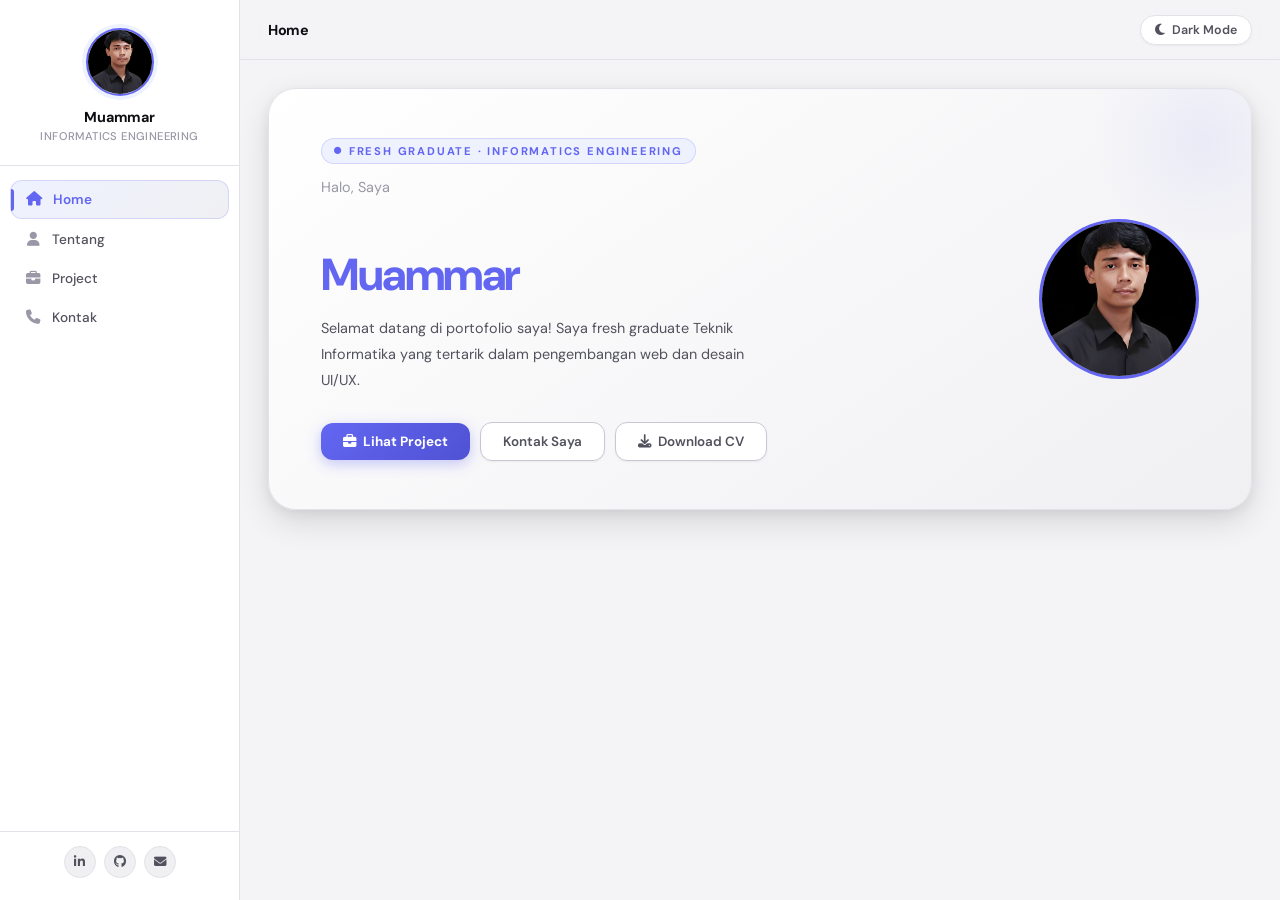
<file: index.html>
<!DOCTYPE html>
<html lang="id">
<head>
    <meta charset="UTF-8">
    <meta name="viewport" content="width=device-width, initial-scale=1.0, maximum-scale=5.0, viewport-fit=cover">
    <title>MUAMMAR - Home</title>
    <link rel="stylesheet" href="style.css">
    <link rel="stylesheet" href="https://cdnjs.cloudflare.com/ajax/libs/font-awesome/6.4.0/css/all.min.css">
    <link rel="preconnect" href="https://fonts.googleapis.com">
    <link rel="preconnect" href="https://fonts.gstatic.com" crossorigin>
    <link href="https://fonts.googleapis.com/css2?family=DM+Sans:ital,opsz,wght@0,9..40,300;0,9..40,400;0,9..40,500;0,9..40,600;0,9..40,700;1,9..40,400&family=DM+Mono:wght@400;500&display=swap" rel="stylesheet">
    <link rel="icon" href="data:image/svg+xml,<svg xmlns=%22http://www.w3.org/2000/svg%22 viewBox=%220 0 100 100%22><text y=%22.9em%22 font-size=%2290%22>👨‍💻</text></svg>">
</head>
<body>

    <!-- SIDEBAR -->
    <aside class="sidebar" id="sidebar">
        <div class="sidebar-profile">
            <div class="sidebar-avatar">
                <img src="foto/foto1.jpeg" alt="Muammar">
            </div>
            <div class="sidebar-name">Muammar</div>
            <div class="sidebar-role">Informatics Engineering</div>
        </div>

        <nav class="sidebar-nav">
            <a href="index.html" class="nav-item active">
                <i class="fas fa-house"></i>
                <span>Home</span>
            </a>
            <a href="about.html" class="nav-item">
                <i class="fas fa-user"></i>
                <span>Tentang</span>
            </a>
            <a href="project.html" class="nav-item">
                <i class="fas fa-briefcase"></i>
                <span>Project</span>
            </a>
            <a href="contact.html" class="nav-item">
                <i class="fas fa-phone"></i>
                <span>Kontak</span>
            </a>
        </nav>

        <div class="sidebar-footer">
            <div class="sidebar-social">
                <a href="https://www.linkedin.com/in/muammar473/" target="_blank" aria-label="LinkedIn"><i class="fab fa-linkedin-in"></i></a>
                <a href="https://github.com/Ammar40404" target="_blank" aria-label="GitHub"><i class="fab fa-github"></i></a>
                <a href="mailto:muamar.idm008@gmail.com" aria-label="Email"><i class="fas fa-envelope"></i></a>
            </div>
        </div>
    </aside>

    <!-- MAIN WRAPPER -->
    <div class="main-wrapper">

        <!-- TOPBAR -->
        <header class="topbar">
            <div class="topbar-left">
                <span class="topbar-page">Home</span>
            </div>
            <div class="topbar-right">
                <button id="theme-toggle" class="theme-btn" aria-label="Toggle theme">
                    <i class="fas fa-moon" id="theme-icon"></i>
                    <span id="theme-label">Dark Mode</span>
                </button>
            </div>
        </header>

        <!-- PAGE CONTENT -->
        <main class="page-content">

            <!-- Hero Card -->
            <section class="hero-section">
                <div class="hero-card">
                    <div class="hero-card-body">
                        <div class="hero-text-block">
                            <p class="hero-eyebrow">
                                <i class="fas fa-circle" style="font-size:0.45rem;color:var(--highlight);"></i>
                                Fresh Graduate · Informatics Engineering
                            </p>
                            <h1 class="hero-name">
                                <span class="hero-hi">Halo, Saya</span><br>
                                <span class="hero-highlight" id="typed-name">Muammar</span>
                            </h1>
                            <p class="hero-desc">
                                Selamat datang di portofolio saya! Saya fresh graduate Teknik Informatika
                                yang tertarik dalam pengembangan web dan desain UI/UX.
                            </p>
                            <div class="hero-actions">
                                <a href="project.html" class="btn-primary">
                                    <i class="fas fa-briefcase"></i> Lihat Project
                                </a>
                                <a href="contact.html" class="btn-outline">Kontak Saya</a>
                                <a href="assets/MUAMMAR_CV.pdf" class="btn-outline" target="_blank" download>
                                    <i class="fas fa-download"></i> Download CV
                                </a>
                            </div>
                        </div>
                        <div class="hero-image-block">
                            <div class="hero-avatar-ring breathing-glow">
                                <img src="foto/foto1.jpeg" alt="Muammar" class="hero-avatar">
                            </div>
                        </div>
                    </div>
                </div>
            </section>

        </main>
    </div>

    <!-- MOBILE BOTTOM NAV -->
    <nav class="bottom-nav">
        <a href="index.html" class="bnav-item active">
            <i class="fas fa-house"></i>
            <span>Home</span>
        </a>
        <a href="about.html" class="bnav-item">
            <i class="fas fa-user"></i>
            <span>Tentang</span>
        </a>
        <a href="project.html" class="bnav-item">
            <i class="fas fa-briefcase"></i>
            <span>Project</span>
        </a>
        <a href="contact.html" class="bnav-item">
            <i class="fas fa-phone"></i>
            <span>Kontak</span>
        </a>
    </nav>

    <script src="script.js"></script>
</body>
</html>
</file>
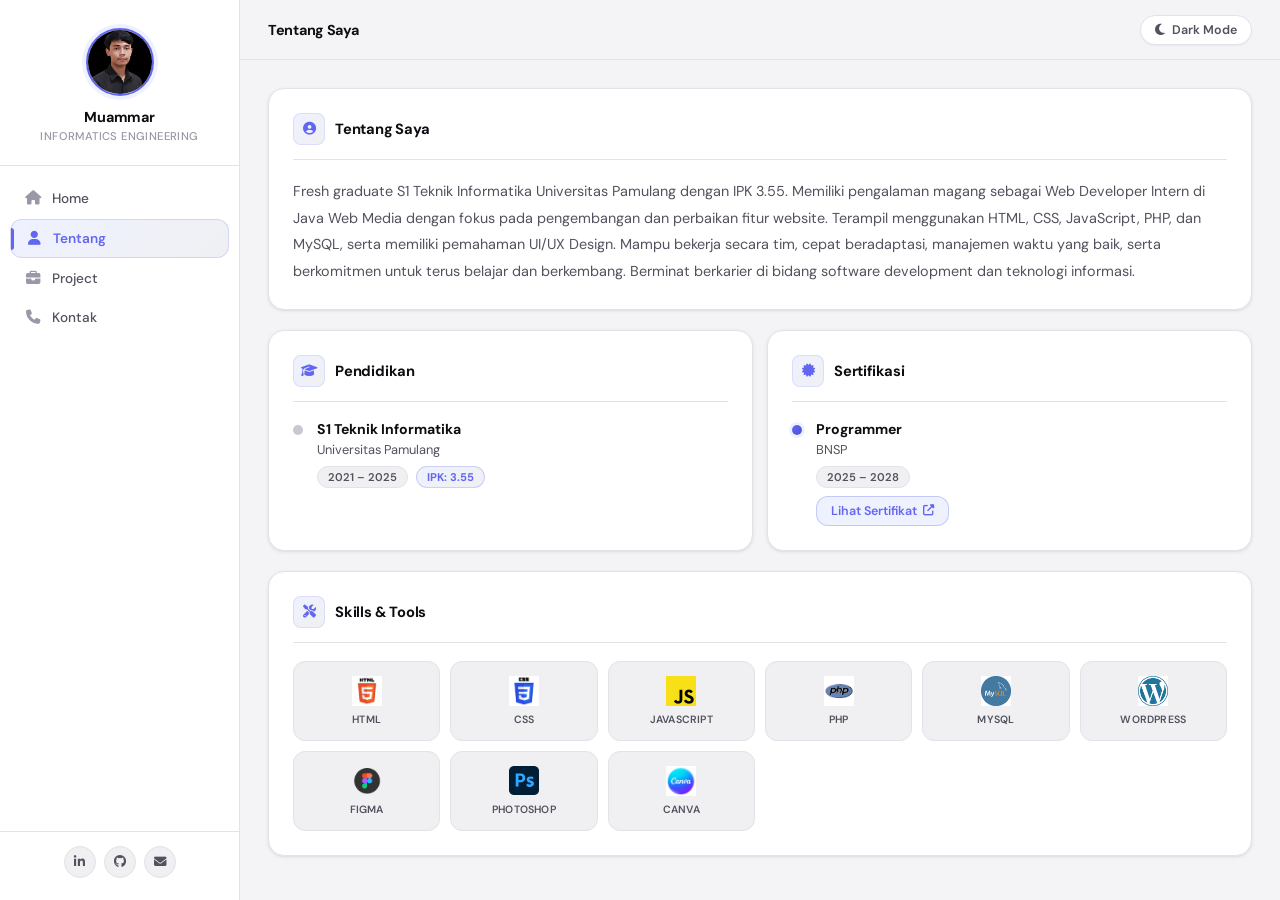
<file: about.html>
<!DOCTYPE html>
<html lang="id">
<head>
    <meta charset="UTF-8">
    <meta name="viewport" content="width=device-width, initial-scale=1.0, maximum-scale=5.0, viewport-fit=cover">
    <title>MUAMMAR - Tentang</title>
    <link rel="stylesheet" href="style.css">
    <link rel="stylesheet" href="https://cdnjs.cloudflare.com/ajax/libs/font-awesome/6.4.0/css/all.min.css">
    <link rel="preconnect" href="https://fonts.googleapis.com">
    <link rel="preconnect" href="https://fonts.gstatic.com" crossorigin>
    <link href="https://fonts.googleapis.com/css2?family=DM+Sans:ital,opsz,wght@0,9..40,300;0,9..40,400;0,9..40,500;0,9..40,600;0,9..40,700;1,9..40,400&family=DM+Mono:wght@400;500&display=swap" rel="stylesheet">
    <link rel="icon" href="data:image/svg+xml,<svg xmlns=%22http://www.w3.org/2000/svg%22 viewBox=%220 0 100 100%22><text y=%22.9em%22 font-size=%2290%22>👨‍💻</text></svg>">
</head>
<body>

    <!-- SIDEBAR -->
    <aside class="sidebar" id="sidebar">
        <div class="sidebar-profile">
            <div class="sidebar-avatar">
                <img src="foto/foto1.jpeg" alt="Muammar">
            </div>
            <div class="sidebar-name">Muammar</div>
            <div class="sidebar-role">Informatics Engineering</div>
        </div>

        <nav class="sidebar-nav">
            <a href="index.html" class="nav-item">
                <i class="fas fa-house"></i>
                <span>Home</span>
            </a>
            <a href="about.html" class="nav-item active">
                <i class="fas fa-user"></i>
                <span>Tentang</span>
            </a>
            <a href="project.html" class="nav-item">
                <i class="fas fa-briefcase"></i>
                <span>Project</span>
            </a>
            <a href="contact.html" class="nav-item">
                <i class="fas fa-phone"></i>
                <span>Kontak</span>
            </a>
        </nav>

        <div class="sidebar-footer">
            <div class="sidebar-social">
                <a href="https://www.linkedin.com/in/muammar473/" target="_blank" aria-label="LinkedIn"><i class="fab fa-linkedin-in"></i></a>
                <a href="https://github.com/Ammar40404" target="_blank" aria-label="GitHub"><i class="fab fa-github"></i></a>
                <a href="mailto:muamar.idm008@gmail.com" aria-label="Email"><i class="fas fa-envelope"></i></a>
            </div>
        </div>
    </aside>

    <!-- MAIN WRAPPER -->
    <div class="main-wrapper">

        <!-- TOPBAR -->
        <header class="topbar">
            <div class="topbar-left">
                <span class="topbar-page">Tentang Saya</span>
            </div>
            <div class="topbar-right">
                <button id="theme-toggle" class="theme-btn" aria-label="Toggle theme">
                    <i class="fas fa-moon" id="theme-icon"></i>
                    <span id="theme-label">Dark Mode</span>
                </button>
            </div>
        </header>

        <!-- PAGE CONTENT -->
        <main class="page-content">

            <!-- About Description -->
            <section class="about-section">
                <div class="section-card">
                    <div class="section-card-header">
                        <i class="fas fa-user-circle"></i>
                        <h2>Tentang Saya</h2>
                    </div>
                    <p class="about-desc">
                        Fresh graduate S1 Teknik Informatika Universitas Pamulang dengan IPK 3.55. Memiliki pengalaman magang sebagai Web Developer Intern di Java Web Media dengan fokus pada pengembangan dan perbaikan fitur website. Terampil menggunakan HTML, CSS, JavaScript, PHP, dan MySQL, serta memiliki pemahaman UI/UX Design. Mampu bekerja secara tim, cepat beradaptasi, manajemen waktu yang baik, serta berkomitmen untuk terus belajar dan berkembang. Berminat berkarier di bidang software development dan teknologi informasi.
                    </p>
                </div>
            </section>

            <!-- Edu + Cert Row -->
            <section class="two-col-row">
                <!-- Pendidikan -->
                <div class="section-card">
                    <div class="section-card-header">
                        <i class="fas fa-graduation-cap"></i>
                        <h2>Pendidikan</h2>
                    </div>
                    <div class="timeline-item">
                        <div class="timeline-dot"></div>
                        <div class="timeline-body">
                            <div class="timeline-title">S1 Teknik Informatika</div>
                            <div class="timeline-sub">Universitas Pamulang</div>
                            <div class="timeline-meta">
                                <span class="badge-date">2021 – 2025</span>
                                <span class="badge-info">IPK: 3.55</span>
                            </div>
                        </div>
                    </div>
                </div>

                <!-- Sertifikasi -->
                <div class="section-card">
                    <div class="section-card-header">
                        <i class="fas fa-certificate"></i>
                        <h2>Sertifikasi</h2>
                    </div>
                    <div class="timeline-item">
                        <div class="timeline-dot accent"></div>
                        <div class="timeline-body">
                            <div class="timeline-title">Programmer</div>
                            <div class="timeline-sub">BNSP</div>
                            <div class="timeline-meta">
                                <span class="badge-date">2025 – 2028</span>
                            </div>
                            <a href="assets/SertifikasiBnsp_Muammar.pdf" class="cert-link" target="_blank">
                                Lihat Sertifikat <i class="fas fa-external-link-alt"></i>
                            </a>
                        </div>
                    </div>
                </div>
            </section>

            <!-- Skills Section -->
            <section class="about-section">
                <div class="section-card">
                    <div class="section-card-header">
                        <i class="fas fa-tools"></i>
                        <h2>Skills &amp; Tools</h2>
                    </div>
                    <div class="skills-grid-about">
                        <div class="skill-about-item">
                            <img src="foto/foto4.png" alt="HTML5" loading="lazy">
                            <span>HTML</span>
                        </div>
                        <div class="skill-about-item">
                            <img src="foto/foto5.png" alt="CSS3" loading="lazy">
                            <span>CSS</span>
                        </div>
                        <div class="skill-about-item">
                            <img src="foto/foto3.png" alt="JavaScript" loading="lazy">
                            <span>JavaScript</span>
                        </div>
                        <div class="skill-about-item">
                            <img src="foto/foto2.png" alt="PHP" loading="lazy">
                            <span>PHP</span>
                        </div>
                        <div class="skill-about-item">
                            <img src="foto/foto9.png" alt="MySQL" loading="lazy">
                            <span>MySQL</span>
                        </div>
                        <div class="skill-about-item">
                            <img src="foto/foto10.png" alt="WordPress" loading="lazy">
                            <span>WordPress</span>
                        </div>
                        <div class="skill-about-item">
                            <img src="foto/foto7.png" alt="Figma" loading="lazy">
                            <span>Figma</span>
                        </div>
                        <div class="skill-about-item">
                            <img src="foto/foto6.png" alt="Photoshop" loading="lazy">
                            <span>Photoshop</span>
                        </div>
                        <div class="skill-about-item">
                            <img src="foto/foto8.png" alt="Canva" loading="lazy">
                            <span>Canva</span>
                        </div>
                    </div>
                </div>
            </section>

        </main>
    </div>

    <!-- MOBILE BOTTOM NAV -->
    <nav class="bottom-nav">
        <a href="index.html" class="bnav-item">
            <i class="fas fa-house"></i>
            <span>Home</span>
        </a>
        <a href="about.html" class="bnav-item active">
            <i class="fas fa-user"></i>
            <span>Tentang</span>
        </a>
        <a href="project.html" class="bnav-item">
            <i class="fas fa-briefcase"></i>
            <span>Project</span>
        </a>
        <a href="contact.html" class="bnav-item">
            <i class="fas fa-phone"></i>
            <span>Kontak</span>
        </a>
    </nav>

    <script src="script.js"></script>
</body>
</html>
</file>
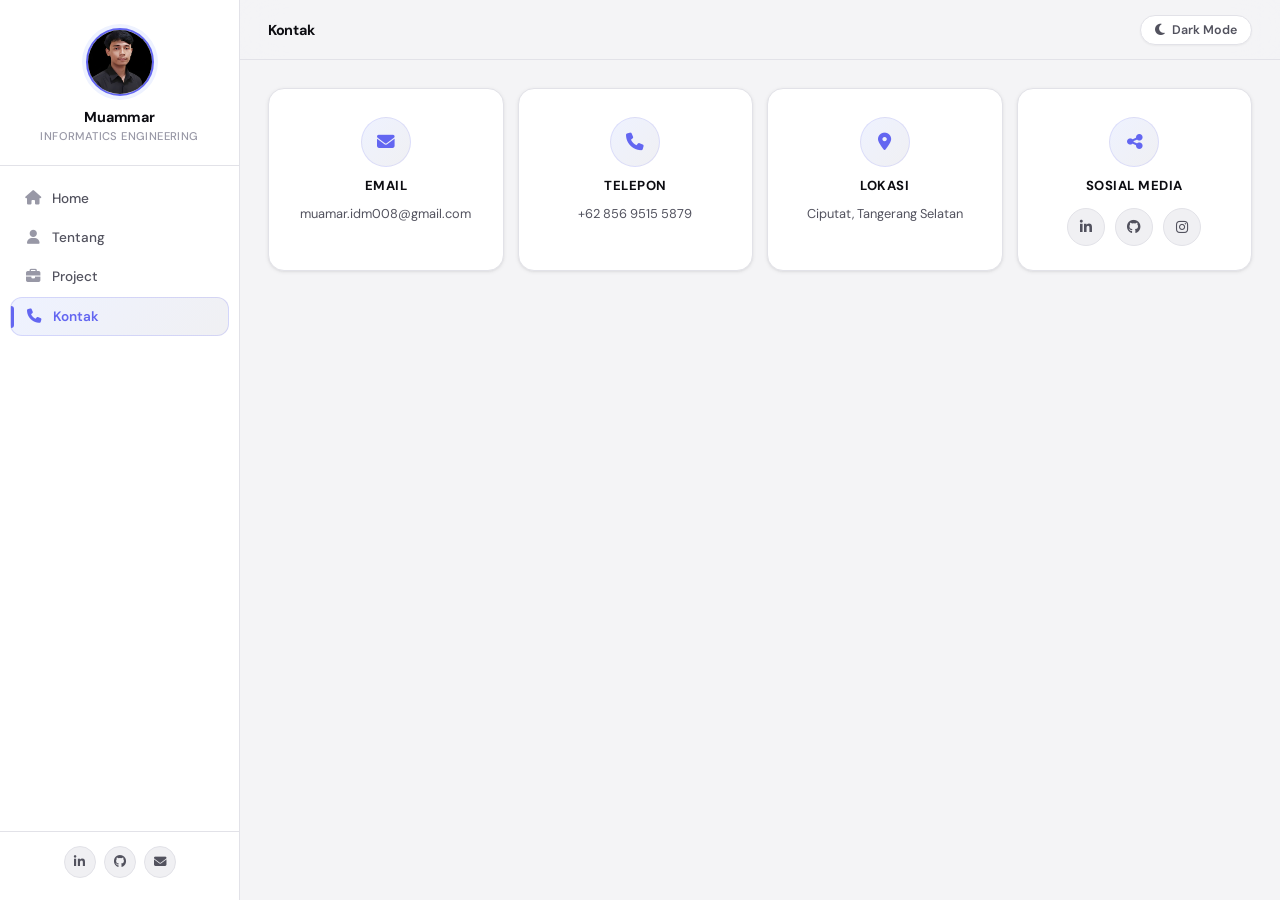
<file: contact.html>
<!DOCTYPE html>
<html lang="id">
<head>
    <meta charset="UTF-8">
    <meta name="viewport" content="width=device-width, initial-scale=1.0, maximum-scale=5.0, viewport-fit=cover">
    <title>MUAMMAR - Kontak</title>
    <link rel="stylesheet" href="style.css">
    <link rel="stylesheet" href="https://cdnjs.cloudflare.com/ajax/libs/font-awesome/6.4.0/css/all.min.css">
    <link rel="preconnect" href="https://fonts.googleapis.com">
    <link rel="preconnect" href="https://fonts.gstatic.com" crossorigin>
    <link href="https://fonts.googleapis.com/css2?family=DM+Sans:ital,opsz,wght@0,9..40,300;0,9..40,400;0,9..40,500;0,9..40,600;0,9..40,700;1,9..40,400&family=DM+Mono:wght@400;500&display=swap" rel="stylesheet">
    <link rel="icon" href="data:image/svg+xml,<svg xmlns=%22http://www.w3.org/2000/svg%22 viewBox=%220 0 100 100%22><text y=%22.9em%22 font-size=%2290%22>👨‍💻</text></svg>">
</head>
<body>

    <!-- SIDEBAR -->
    <aside class="sidebar" id="sidebar">
        <div class="sidebar-profile">
            <div class="sidebar-avatar">
                <img src="foto/foto1.jpeg" alt="Muammar">
            </div>
            <div class="sidebar-name">Muammar</div>
            <div class="sidebar-role">Informatics Engineering</div>
        </div>

        <nav class="sidebar-nav">
            <a href="index.html" class="nav-item">
                <i class="fas fa-house"></i>
                <span>Home</span>
            </a>
            <a href="about.html" class="nav-item">
                <i class="fas fa-user"></i>
                <span>Tentang</span>
            </a>
            <a href="project.html" class="nav-item">
                <i class="fas fa-briefcase"></i>
                <span>Project</span>
            </a>
            <a href="contact.html" class="nav-item active">
                <i class="fas fa-phone"></i>
                <span>Kontak</span>
            </a>
        </nav>

        <div class="sidebar-footer">
            <div class="sidebar-social">
                <a href="https://www.linkedin.com/in/muammar473/" target="_blank" aria-label="LinkedIn"><i class="fab fa-linkedin-in"></i></a>
                <a href="https://github.com/Ammar40404" target="_blank" aria-label="GitHub"><i class="fab fa-github"></i></a>
                <a href="mailto:muamar.idm008@gmail.com" aria-label="Email"><i class="fas fa-envelope"></i></a>
            </div>
        </div>
    </aside>

    <!-- MAIN WRAPPER -->
    <div class="main-wrapper">

        <!-- TOPBAR -->
        <header class="topbar">
            <div class="topbar-left">
                <span class="topbar-page">Kontak</span>
            </div>
            <div class="topbar-right">
                <button id="theme-toggle" class="theme-btn" aria-label="Toggle theme">
                    <i class="fas fa-moon" id="theme-icon"></i>
                    <span id="theme-label">Dark Mode</span>
                </button>
            </div>
        </header>

        <!-- PAGE CONTENT -->
        <main class="page-content">

            <div class="contact-grid">

                <!-- Email -->
                <div class="contact-card">
                    <div class="contact-card-icon">
                        <i class="fas fa-envelope"></i>
                    </div>
                    <h4>Email</h4>
                    <p>muamar.idm008@gmail.com</p>
                </div>

                <!-- Telepon -->
                <div class="contact-card">
                    <div class="contact-card-icon">
                        <i class="fas fa-phone"></i>
                    </div>
                    <h4>Telepon</h4>
                    <p>+62 856 9515 5879</p>
                </div>

                <!-- Lokasi -->
                <div class="contact-card">
                    <div class="contact-card-icon">
                        <i class="fas fa-map-marker-alt"></i>
                    </div>
                    <h4>Lokasi</h4>
                    <p>Ciputat, Tangerang Selatan</p>
                </div>

                <!-- Social Media -->
                <div class="contact-card contact-social-card">
                    <div class="contact-card-icon">
                        <i class="fas fa-share-alt"></i>
                    </div>
                    <h4>Sosial Media</h4>
                    <div class="contact-socials">
                        <a href="https://www.linkedin.com/in/muammar473/" target="_blank" aria-label="LinkedIn">
                            <i class="fab fa-linkedin-in"></i>
                        </a>
                        <a href="https://github.com/Ammar40404" target="_blank" aria-label="GitHub">
                            <i class="fab fa-github"></i>
                        </a>
                        <a href="https://instagram.com" target="_blank" aria-label="Instagram">
                            <i class="fab fa-instagram"></i>
                        </a>
                    </div>
                </div>

            </div>

        </main>
    </div>

    <!-- MOBILE BOTTOM NAV -->
    <nav class="bottom-nav">
        <a href="index.html" class="bnav-item">
            <i class="fas fa-house"></i>
            <span>Home</span>
        </a>
        <a href="about.html" class="bnav-item">
            <i class="fas fa-user"></i>
            <span>Tentang</span>
        </a>
        <a href="project.html" class="bnav-item">
            <i class="fas fa-briefcase"></i>
            <span>Project</span>
        </a>
        <a href="contact.html" class="bnav-item active">
            <i class="fas fa-phone"></i>
            <span>Kontak</span>
        </a>
    </nav>

    <script src="script.js"></script>
</body>
</html>
</file>
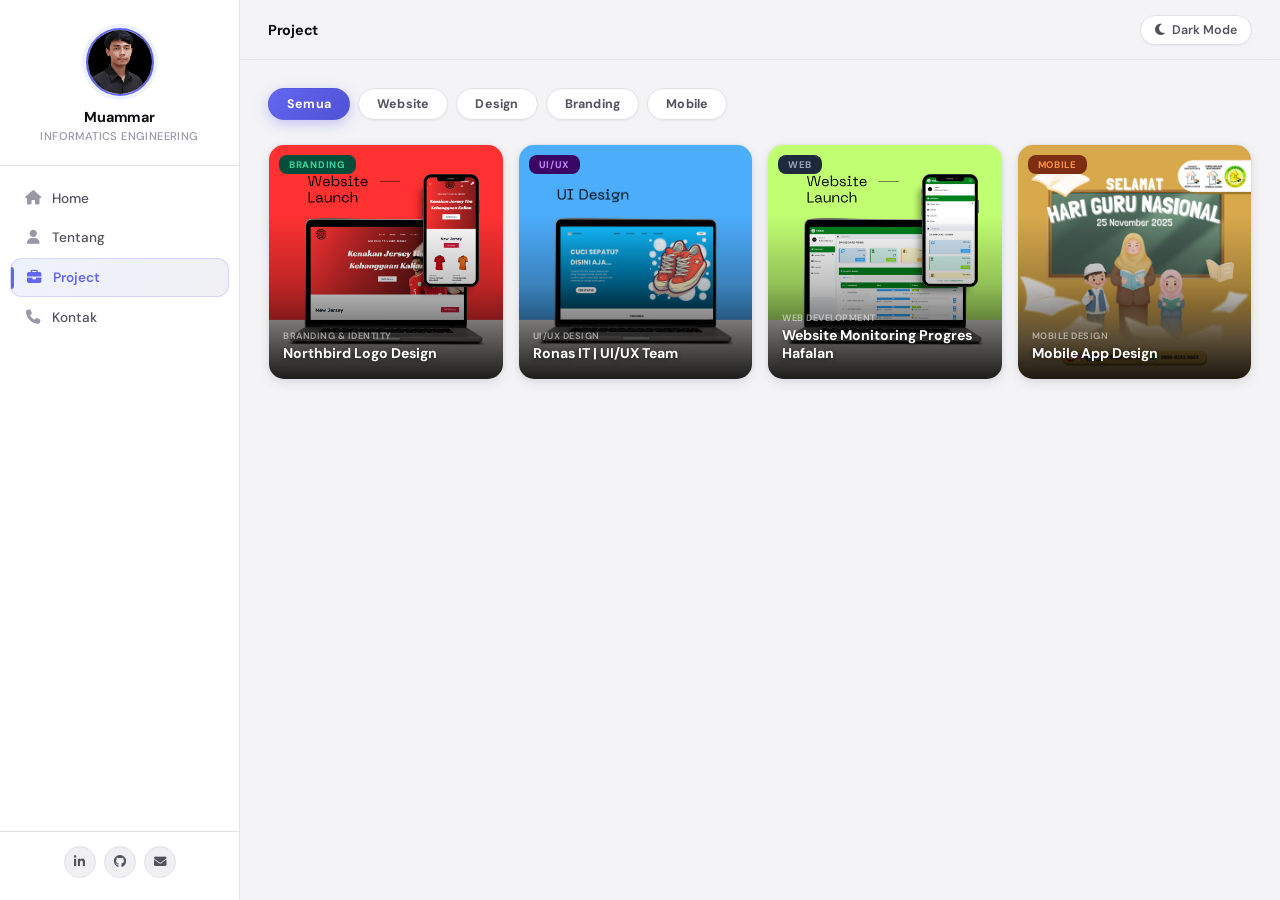
<file: project.html>
<!DOCTYPE html>
<html lang="id">
<head>
    <meta charset="UTF-8">
    <meta name="viewport" content="width=device-width, initial-scale=1.0, maximum-scale=5.0, viewport-fit=cover">
    <title>MUAMMAR - Project</title>
    <link rel="stylesheet" href="style.css">
    <link rel="stylesheet" href="https://cdnjs.cloudflare.com/ajax/libs/font-awesome/6.4.0/css/all.min.css">
    <link rel="preconnect" href="https://fonts.googleapis.com">
    <link rel="preconnect" href="https://fonts.gstatic.com" crossorigin>
    <link href="https://fonts.googleapis.com/css2?family=DM+Sans:ital,opsz,wght@0,9..40,300;0,9..40,400;0,9..40,500;0,9..40,600;0,9..40,700;1,9..40,400&family=DM+Mono:wght@400;500&display=swap" rel="stylesheet">
    <link rel="icon" href="data:image/svg+xml,<svg xmlns=%22http://www.w3.org/2000/svg%22 viewBox=%220 0 100 100%22><text y=%22.9em%22 font-size=%2290%22>👨‍💻</text></svg>">
</head>
<body>

    <!-- SIDEBAR -->
    <aside class="sidebar" id="sidebar">
        <div class="sidebar-profile">
            <div class="sidebar-avatar">
                <img src="foto/foto1.jpeg" alt="Muammar">
            </div>
            <div class="sidebar-name">Muammar</div>
            <div class="sidebar-role">Informatics Engineering</div>
        </div>

        <nav class="sidebar-nav">
            <a href="index.html" class="nav-item">
                <i class="fas fa-house"></i>
                <span>Home</span>
            </a>
            <a href="about.html" class="nav-item">
                <i class="fas fa-user"></i>
                <span>Tentang</span>
            </a>
            <a href="project.html" class="nav-item active">
                <i class="fas fa-briefcase"></i>
                <span>Project</span>
            </a>
            <a href="contact.html" class="nav-item">
                <i class="fas fa-phone"></i>
                <span>Kontak</span>
            </a>
        </nav>

        <div class="sidebar-footer">
            <div class="sidebar-social">
                <a href="https://www.linkedin.com/in/muammar473/" target="_blank" aria-label="LinkedIn"><i class="fab fa-linkedin-in"></i></a>
                <a href="https://github.com/Ammar40404" target="_blank" aria-label="GitHub"><i class="fab fa-github"></i></a>
                <a href="mailto:muamar.idm008@gmail.com" aria-label="Email"><i class="fas fa-envelope"></i></a>
            </div>
        </div>
    </aside>

    <!-- MAIN WRAPPER -->
    <div class="main-wrapper">

        <!-- TOPBAR -->
        <header class="topbar">
            <div class="topbar-left">
                <span class="topbar-page">Project</span>
            </div>
            <div class="topbar-right">
                <button id="theme-toggle" class="theme-btn" aria-label="Toggle theme">
                    <i class="fas fa-moon" id="theme-icon"></i>
                    <span id="theme-label">Dark Mode</span>
                </button>
            </div>
        </header>

        <!-- PAGE CONTENT -->
        <main class="page-content">

            <!-- Filter -->
            <div class="project-filter-bar">
                <button class="filter-btn active" data-category="all">Semua</button>
                <button class="filter-btn" data-category="web">Website</button>
                <button class="filter-btn" data-category="uiux">Design</button>
                <button class="filter-btn" data-category="branding">Branding</button>
                <button class="filter-btn" data-category="mobile">Mobile</button>
            </div>

            <!-- Projects Grid -->
            <div class="projects-grid" id="projects-grid">

                <!-- Project 1 — Branding -->
                <div class="project-item" data-category="branding">
                    <div class="project-card" data-project="Northbird Logo Design">
                        <div class="project-img-wrap">
                            <img src="foto/foto12.png" alt="Northbird Logo Design" loading="lazy">
                            <span class="proj-badge branding">Branding</span>
                            <div class="proj-overlay">
                                <span class="proj-overlay-label">Branding &amp; Identity</span>
                                <h3>Northbird Logo Design</h3>
                            </div>
                        </div>
                    </div>
                </div>

                <!-- Project 2 — UI/UX -->
                <div class="project-item" data-category="uiux">
                    <div class="project-card" data-project="Ronas IT | UI/UX Team">
                        <div class="project-img-wrap">
                            <img src="foto/foto11.png" alt="Ronas IT UI/UX Team" loading="lazy">
                            <span class="proj-badge uiux">UI/UX</span>
                            <div class="proj-overlay">
                                <span class="proj-overlay-label">UI/UX Design</span>
                                <h3>Ronas IT | UI/UX Team</h3>
                            </div>
                        </div>
                    </div>
                </div>

                <!-- Project 3 — Web -->
                <div class="project-item" data-category="web">
                    <div class="project-card" data-project="Website Monitoring Progres Hafalan">
                        <div class="project-img-wrap">
                            <img src="foto/foto13.png" alt="Website Monitoring Progres Hafalan" loading="lazy">
                            <span class="proj-badge web">Web</span>
                            <div class="proj-overlay">
                                <span class="proj-overlay-label">Web Development</span>
                                <h3>Website Monitoring Progres Hafalan</h3>
                            </div>
                        </div>
                    </div>
                </div>

                <!-- Project 4 — Mobile -->
                <div class="project-item" data-category="mobile">
                    <div class="project-card" data-project="Mobile App Design">
                        <div class="project-img-wrap">
                            <img src="foto/foto14.png" alt="Mobile App Design" loading="lazy">
                            <span class="proj-badge mobile">Mobile</span>
                            <div class="proj-overlay">
                                <span class="proj-overlay-label">Mobile Design</span>
                                <h3>Mobile App Design</h3>
                            </div>
                        </div>
                    </div>
                </div>

            </div>

        </main>
    </div>

    <!-- MOBILE BOTTOM NAV -->
    <nav class="bottom-nav">
        <a href="index.html" class="bnav-item">
            <i class="fas fa-house"></i>
            <span>Home</span>
        </a>
        <a href="about.html" class="bnav-item">
            <i class="fas fa-user"></i>
            <span>Tentang</span>
        </a>
        <a href="project.html" class="bnav-item active">
            <i class="fas fa-briefcase"></i>
            <span>Project</span>
        </a>
        <a href="contact.html" class="bnav-item">
            <i class="fas fa-phone"></i>
            <span>Kontak</span>
        </a>
    </nav>

    <script src="script.js"></script>
    <script>
        // Navigate to detail page on card click
        document.addEventListener('DOMContentLoaded', function () {
            document.querySelectorAll('.project-card').forEach(function(card) {
                card.addEventListener('click', function() {
                    var title = this.getAttribute('data-project');
                    if (title) {
                        window.location.href = 'project-detail.html?project=' + encodeURIComponent(title);
                    }
                });
            });
        });
    </script>
</body>
</html>
</file>
<file: style.css>
/* ============================================================
   PORTOFOLIO MUAMMAR — STYLE.CSS
   Dashboard Sidebar Layout | Light & Dark Mode | v2.0
   ============================================================ */

/* ===== GOOGLE FONTS ===== */
@import url('https://fonts.googleapis.com/css2?family=DM+Sans:ital,opsz,wght@0,9..40,300;0,9..40,400;0,9..40,500;0,9..40,600;0,9..40,700;1,9..40,400&family=DM+Mono:wght@400;500&display=swap');

/* ===== CSS VARIABLES ===== */
:root {
    --sidebar-w: 240px;
    --topbar-h: 60px;
    --bottom-nav-h: 62px;

    /* Light Mode */
    --bg:          #f4f4f6;
    --surface:     #ffffff;
    --surface-2:   #f0f0f3;
    --surface-3:   #e8e8ec;
    --border:      #e2e2e8;
    --border-2:    #c8c8d4;

    --text:        #0d0d12;
    --text-2:      #52525e;
    --text-3:      #9898a6;

    --accent:      #1a1a2e;
    --accent-2:    #16213e;
    --accent-dk:   #0d0d1a;
    --accent-lt:   #eeeef5;
    --accent-rgb:  26, 26, 46;

    --highlight:   #6366f1;
    --highlight-lt:#eef2ff;
    --highlight-dk:#4f52d3;

    --sidebar-bg:  #ffffff;
    --sidebar-border: #e2e2e8;
    --topbar-bg:   rgba(244, 244, 246, 0.92);

    --shadow-xs:   0 1px 2px rgba(0,0,0,0.05);
    --shadow-sm:   0 1px 4px rgba(0,0,0,0.07), 0 1px 2px rgba(0,0,0,0.04);
    --shadow:      0 4px 12px rgba(0,0,0,0.08), 0 1px 4px rgba(0,0,0,0.04);
    --shadow-lg:   0 12px 32px rgba(0,0,0,0.12), 0 4px 12px rgba(0,0,0,0.06);
    --shadow-xl:   0 24px 64px rgba(0,0,0,0.16), 0 8px 24px rgba(0,0,0,0.08);

    --radius-xs: 4px;
    --radius-sm: 8px;
    --radius:    12px;
    --radius-lg: 16px;
    --radius-xl: 22px;
    --radius-2xl: 28px;
    --radius-full: 9999px;

    --transition: all 0.2s cubic-bezier(0.4, 0, 0.2, 1);
    --transition-slow: all 0.35s cubic-bezier(0.4, 0, 0.2, 1);
}

body.dark-mode {
    --bg:          #080810;
    --surface:     #10101a;
    --surface-2:   #16162a;
    --surface-3:   #1e1e34;
    --border:      #252540;
    --border-2:    #363658;

    --text:        #f0f0f8;
    --text-2:      #9898b8;
    --text-3:      #484868;

    --accent:      #e8e8f8;
    --accent-2:    #d0d0f0;
    --accent-dk:   #ffffff;
    --accent-lt:   #1a1a30;
    --accent-rgb:  232, 232, 248;

    --highlight:   #818cf8;
    --highlight-lt:#1e1e44;
    --highlight-dk:#6366f1;

    --sidebar-bg:  #0c0c18;
    --sidebar-border: #1e1e38;
    --topbar-bg:   rgba(8, 8, 16, 0.92);

    --shadow-xs:   0 1px 2px rgba(0,0,0,0.4);
    --shadow-sm:   0 1px 4px rgba(0,0,0,0.5);
    --shadow:      0 4px 12px rgba(0,0,0,0.6);
    --shadow-lg:   0 12px 32px rgba(0,0,0,0.7);
    --shadow-xl:   0 24px 64px rgba(0,0,0,0.8);
}

/* ===== RESET ===== */
*, *::before, *::after { margin: 0; padding: 0; box-sizing: border-box; }

html { scroll-behavior: smooth; overflow-x: hidden; font-size: 16px; }

body {
    font-family: 'DM Sans', sans-serif;
    background-color: var(--bg);
    color: var(--text);
    min-height: 100vh;
    overflow-x: hidden;
    transition: background-color 0.3s ease, color 0.3s ease;
    -webkit-font-smoothing: antialiased;
    -moz-osx-font-smoothing: grayscale;
}

a { text-decoration: none; color: inherit; transition: var(--transition); }
ul { list-style: none; }
img { max-width: 100%; height: auto; display: block; }
button { font-family: inherit; cursor: pointer; border: none; background: none; }

/* ============================================================
   SIDEBAR
   ============================================================ */
.sidebar {
    position: fixed;
    top: 0;
    left: 0;
    width: var(--sidebar-w);
    height: 100vh;
    background-color: var(--sidebar-bg);
    border-right: 1px solid var(--sidebar-border);
    display: flex;
    flex-direction: column;
    z-index: 100;
    transition: background-color 0.3s ease, border-color 0.3s ease;
    overflow-y: auto;
    overflow-x: hidden;
}

.sidebar::-webkit-scrollbar { width: 0; }

/* Profile block */
.sidebar-profile {
    padding: 28px 20px 22px;
    border-bottom: 1px solid var(--border);
    text-align: center;
}

.sidebar-avatar {
    width: 68px;
    height: 68px;
    border-radius: var(--radius-full);
    overflow: hidden;
    margin: 0 auto 12px;
    border: 2px solid var(--highlight);
    box-shadow: 0 0 0 4px var(--highlight-lt);
    transition: var(--transition);
}

.sidebar-avatar:hover {
    transform: scale(1.04);
    box-shadow: 0 0 0 6px var(--highlight-lt);
}

.sidebar-avatar img {
    width: 100%;
    height: 100%;
    object-fit: cover;
}

.sidebar-name {
    font-size: 0.9rem;
    font-weight: 700;
    color: var(--text);
    letter-spacing: -0.2px;
    margin-bottom: 3px;
}

.sidebar-role {
    font-size: 0.7rem;
    color: var(--text-3);
    font-weight: 500;
    letter-spacing: 0.4px;
    text-transform: uppercase;
}

/* Nav */
.sidebar-nav {
    flex: 1;
    padding: 14px 10px;
    display: flex;
    flex-direction: column;
    gap: 2px;
}

.nav-item {
    display: flex;
    align-items: center;
    gap: 10px;
    padding: 10px 14px;
    border-radius: var(--radius);
    color: var(--text-2);
    font-size: 0.85rem;
    font-weight: 500;
    transition: var(--transition);
    position: relative;
}

.nav-item i {
    font-size: 0.9rem;
    width: 18px;
    text-align: center;
    flex-shrink: 0;
    color: var(--text-3);
    transition: var(--transition);
}

.nav-item:hover {
    background-color: var(--surface-2);
    color: var(--text);
}

.nav-item:hover i { color: var(--highlight); }

.nav-item.active {
    background: linear-gradient(135deg, var(--highlight-lt), var(--surface-2));
    color: var(--highlight);
    font-weight: 600;
    border: 1px solid rgba(99, 102, 241, 0.2);
}

body.dark-mode .nav-item.active {
    background: linear-gradient(135deg, var(--highlight-lt), var(--surface-2));
    border-color: rgba(129, 140, 248, 0.2);
}

.nav-item.active i { color: var(--highlight); }

.nav-item.active::before {
    content: '';
    position: absolute;
    left: 0;
    top: 50%;
    transform: translateY(-50%);
    width: 3px;
    height: 60%;
    background: var(--highlight);
    border-radius: 0 var(--radius-full) var(--radius-full) 0;
}

/* Sidebar footer */
.sidebar-footer {
    padding: 14px 18px 22px;
    border-top: 1px solid var(--border);
}

.sidebar-social {
    display: flex;
    justify-content: center;
    gap: 8px;
}

.sidebar-social a {
    width: 32px;
    height: 32px;
    border-radius: var(--radius-full);
    background-color: var(--surface-2);
    border: 1px solid var(--border);
    display: flex;
    align-items: center;
    justify-content: center;
    font-size: 0.78rem;
    color: var(--text-2);
    transition: var(--transition);
}

.sidebar-social a:hover {
    background-color: var(--highlight);
    color: #fff;
    border-color: var(--highlight);
    transform: translateY(-2px);
    box-shadow: 0 4px 12px rgba(99,102,241,0.3);
}

/* ============================================================
   MAIN WRAPPER + TOPBAR
   ============================================================ */
.main-wrapper {
    margin-left: var(--sidebar-w);
    min-height: 100vh;
    display: flex;
    flex-direction: column;
}

.topbar {
    position: sticky;
    top: 0;
    z-index: 90;
    height: var(--topbar-h);
    background-color: var(--topbar-bg);
    backdrop-filter: blur(20px);
    -webkit-backdrop-filter: blur(20px);
    border-bottom: 1px solid var(--border);
    display: flex;
    align-items: center;
    justify-content: space-between;
    padding: 0 28px;
    transition: background-color 0.3s ease, border-color 0.3s ease;
}

.topbar-left { display: flex; align-items: center; gap: 12px; }

.topbar-page {
    font-size: 0.9rem;
    font-weight: 700;
    color: var(--text);
    letter-spacing: -0.3px;
}

.topbar-right { display: flex; align-items: center; gap: 12px; }

/* Theme button */
.theme-btn {
    display: flex;
    align-items: center;
    gap: 7px;
    padding: 6px 14px;
    background-color: var(--surface);
    border: 1px solid var(--border);
    border-radius: var(--radius-full);
    font-size: 0.78rem;
    font-weight: 600;
    color: var(--text-2);
    transition: var(--transition);
    box-shadow: var(--shadow-xs);
    cursor: pointer;
}

.theme-btn i { font-size: 0.82rem; }

.theme-btn:hover {
    border-color: var(--highlight);
    color: var(--highlight);
    background-color: var(--highlight-lt);
    box-shadow: 0 2px 8px rgba(99,102,241,0.15);
}

/* ============================================================
   PAGE CONTENT
   ============================================================ */
.page-content {
    flex: 1;
    padding: 28px;
    display: flex;
    flex-direction: column;
    gap: 20px;
    max-width: 1100px;
    width: 100%;
}

/* ============================================================
   HOME PAGE — HERO
   ============================================================ */
.hero-section { width: 100%; }

.hero-card {
    background: linear-gradient(145deg, var(--surface), var(--surface-2));
    border: 1px solid var(--border);
    border-radius: var(--radius-2xl);
    box-shadow: var(--shadow-lg);
    overflow: hidden;
    position: relative;
}

.hero-card::before {
    content: '';
    position: absolute;
    top: -60px;
    right: -60px;
    width: 220px;
    height: 220px;
    background: radial-gradient(circle, rgba(99,102,241,0.08) 0%, transparent 70%);
    border-radius: 50%;
    pointer-events: none;
}

.hero-card-body {
    display: grid;
    grid-template-columns: 1fr auto;
    align-items: center;
    gap: 40px;
    padding: 48px 52px;
}

.hero-eyebrow {
    display: inline-flex;
    align-items: center;
    gap: 6px;
    font-size: 0.7rem;
    font-weight: 700;
    text-transform: uppercase;
    letter-spacing: 1.8px;
    color: var(--highlight);
    background: var(--highlight-lt);
    padding: 5px 12px;
    border-radius: var(--radius-full);
    border: 1px solid rgba(99,102,241,0.2);
    margin-bottom: 16px;
}

.hero-name {
    font-size: clamp(2rem, 4vw, 2.8rem);
    font-weight: 800;
    line-height: 1.1;
    margin-bottom: 16px;
    color: var(--text);
    letter-spacing: -1.5px;
}

.hero-hi {
    display: block;
    font-size: 0.9rem;
    font-weight: 500;
    color: var(--text-3);
    letter-spacing: 0;
    margin-bottom: 6px;
    font-weight: 400;
}

.hero-highlight { 
    color: var(--highlight);
    position: relative;
}

.hero-desc {
    font-size: 0.9rem;
    color: var(--text-2);
    line-height: 1.8;
    max-width: 440px;
    margin-bottom: 28px;
}

.hero-actions {
    display: flex;
    align-items: center;
    gap: 10px;
    flex-wrap: wrap;
}

/* Buttons */
.btn-primary {
    display: inline-flex;
    align-items: center;
    gap: 7px;
    padding: 10px 22px;
    background: linear-gradient(135deg, var(--highlight), var(--highlight-dk));
    color: #fff;
    border-radius: var(--radius);
    font-size: 0.84rem;
    font-weight: 700;
    border: none;
    transition: var(--transition);
    box-shadow: 0 4px 14px rgba(99,102,241,0.35);
    position: relative;
    overflow: hidden;
}

.btn-primary::after {
    content: '';
    position: absolute;
    inset: 0;
    background: rgba(255,255,255,0.1);
    opacity: 0;
    transition: opacity 0.2s;
}

.btn-primary:hover::after { opacity: 1; }
.btn-primary:hover {
    transform: translateY(-2px);
    box-shadow: 0 8px 24px rgba(99,102,241,0.45);
}

.btn-outline {
    display: inline-flex;
    align-items: center;
    gap: 7px;
    padding: 10px 22px;
    background-color: var(--surface);
    color: var(--text-2);
    border-radius: var(--radius);
    font-size: 0.84rem;
    font-weight: 600;
    border: 1.5px solid var(--border-2);
    transition: var(--transition);
    box-shadow: var(--shadow-xs);
}

.btn-outline:hover {
    border-color: var(--highlight);
    color: var(--highlight);
    background-color: var(--highlight-lt);
    transform: translateY(-1px);
}

.hero-image-block { flex-shrink: 0; }

/* Avatar breathing animation */
.breathing-glow {
    animation: breathe 3.5s ease-in-out infinite;
}

@keyframes breathe {
    0%, 100% {
        box-shadow: 0 0 0 0 rgba(99, 102, 241, 0.15), 0 0 0 4px var(--highlight-lt);
        transform: scale(1);
    }
    50% {
        box-shadow: 0 0 0 14px rgba(99, 102, 241, 0.06), 0 0 0 4px var(--highlight-lt);
        transform: scale(1.025);
    }
}

body.dark-mode .breathing-glow {
    animation: breathe-dark 3.5s ease-in-out infinite;
}

@keyframes breathe-dark {
    0%, 100% {
        box-shadow: 0 0 0 0 rgba(129, 140, 248, 0.2), 0 0 0 4px var(--highlight-lt);
        transform: scale(1);
    }
    50% {
        box-shadow: 0 0 0 14px rgba(129, 140, 248, 0.08), 0 0 0 4px var(--highlight-lt);
        transform: scale(1.025);
    }
}

.hero-avatar-ring {
    width: 160px;
    height: 160px;
    border-radius: var(--radius-full);
    overflow: hidden;
    background-color: var(--surface-2);
    border: 3px solid var(--highlight);
}

.hero-avatar {
    width: 100%;
    height: 100%;
    object-fit: cover;
}

/* Typing cursor */
@keyframes blink-cursor {
    0%, 100% { border-color: transparent; }
    50% { border-color: var(--highlight); }
}

#typed-name {
    display: inline-block;
    border-right: 2.5px solid transparent;
    padding-right: 3px;
}

#typed-name.typing-done {
    border-right: 2.5px solid var(--highlight);
    animation: blink-cursor 0.75s step-end infinite;
}

/* ============================================================
   SECTION CARD — SHARED
   ============================================================ */
.section-card {
    background-color: var(--surface);
    border: 1px solid var(--border);
    border-radius: var(--radius-lg);
    padding: 24px;
    box-shadow: var(--shadow-sm);
    transition: var(--transition);
}

.section-card:hover {
    border-color: var(--border-2);
    box-shadow: var(--shadow);
}

.section-card-header {
    display: flex;
    align-items: center;
    gap: 10px;
    margin-bottom: 18px;
    padding-bottom: 14px;
    border-bottom: 1px solid var(--border);
}

.section-card-header i {
    width: 32px;
    height: 32px;
    border-radius: var(--radius-sm);
    background: linear-gradient(135deg, var(--highlight-lt), var(--surface-2));
    color: var(--highlight);
    display: flex;
    align-items: center;
    justify-content: center;
    font-size: 0.82rem;
    flex-shrink: 0;
    border: 1px solid rgba(99,102,241,0.15);
}

.section-card-header h2,
.section-card-header h3 {
    font-size: 0.92rem;
    font-weight: 700;
    color: var(--text);
    letter-spacing: -0.2px;
}

.section-card-header h2::after { display: none; }

/* Stats Row */
.stats-row {
    display: grid;
    grid-template-columns: repeat(4, 1fr);
    gap: 14px;
}

.stat-card {
    background-color: var(--surface);
    border: 1px solid var(--border);
    border-radius: var(--radius-lg);
    padding: 20px 18px;
    display: flex;
    align-items: center;
    gap: 14px;
    box-shadow: var(--shadow-sm);
    transition: var(--transition);
}

.stat-card:hover {
    border-color: var(--highlight);
    box-shadow: 0 4px 16px rgba(99,102,241,0.12);
    transform: translateY(-2px);
}

.stat-icon {
    width: 42px;
    height: 42px;
    border-radius: var(--radius);
    background: linear-gradient(135deg, var(--highlight-lt), var(--surface-2));
    display: flex;
    align-items: center;
    justify-content: center;
    font-size: 0.95rem;
    color: var(--highlight);
    flex-shrink: 0;
    border: 1px solid rgba(99,102,241,0.15);
}

.stat-value {
    font-size: 1.1rem;
    font-weight: 800;
    color: var(--text);
    letter-spacing: -0.5px;
    line-height: 1.1;
}

.stat-label {
    font-size: 0.7rem;
    color: var(--text-3);
    font-weight: 500;
    margin-top: 2px;
    text-transform: uppercase;
    letter-spacing: 0.3px;
}

/* Quick Row */
.quick-row {
    display: grid;
    grid-template-columns: 1fr 1fr;
    gap: 14px;
}

/* Skill pills */
.skill-pills {
    display: flex;
    flex-wrap: wrap;
    gap: 7px;
}

.pill {
    padding: 5px 12px;
    background-color: var(--surface-2);
    border: 1px solid var(--border);
    border-radius: var(--radius-full);
    font-size: 0.75rem;
    font-weight: 600;
    color: var(--text-2);
    transition: var(--transition);
}

.pill:hover {
    background-color: var(--highlight-lt);
    border-color: var(--highlight);
    color: var(--highlight);
    transform: translateY(-1px);
}

/* Info list */
.info-list {
    display: flex;
    flex-direction: column;
    gap: 10px;
}

.info-list li {
    display: flex;
    align-items: center;
    gap: 10px;
    font-size: 0.855rem;
    color: var(--text-2);
}

.info-list li i {
    width: 16px;
    color: var(--highlight);
    font-size: 0.8rem;
    flex-shrink: 0;
}

/* ============================================================
   ABOUT PAGE
   ============================================================ */
.about-section { width: 100%; }

.about-desc {
    font-size: 0.9rem;
    color: var(--text-2);
    line-height: 1.85;
}

.about-desc strong { color: var(--text); font-weight: 600; }

.two-col-row {
    display: grid;
    grid-template-columns: 1fr 1fr;
    gap: 14px;
}

/* Timeline */
.timeline-item {
    display: flex;
    gap: 14px;
    align-items: flex-start;
}

.timeline-dot {
    width: 10px;
    height: 10px;
    border-radius: var(--radius-full);
    background-color: var(--border-2);
    margin-top: 5px;
    flex-shrink: 0;
}

.timeline-dot.accent { 
    background: linear-gradient(135deg, var(--highlight), var(--highlight-dk));
    box-shadow: 0 0 0 3px var(--highlight-lt);
}

.timeline-title {
    font-size: 0.88rem;
    font-weight: 700;
    color: var(--text);
    margin-bottom: 3px;
}

.timeline-sub {
    font-size: 0.8rem;
    color: var(--text-2);
    margin-bottom: 8px;
}

.timeline-meta {
    display: flex;
    align-items: center;
    gap: 8px;
    flex-wrap: wrap;
    margin-bottom: 8px;
}

.badge-date {
    font-size: 0.7rem;
    font-weight: 600;
    background-color: var(--surface-2);
    border: 1px solid var(--border);
    border-radius: var(--radius-full);
    padding: 3px 10px;
    color: var(--text-2);
}

.badge-info {
    font-size: 0.7rem;
    font-weight: 700;
    background: linear-gradient(135deg, var(--highlight-lt), var(--surface-2));
    border: 1px solid rgba(99,102,241,0.25);
    border-radius: var(--radius-full);
    padding: 3px 10px;
    color: var(--highlight);
}

.cert-link {
    display: inline-flex;
    align-items: center;
    gap: 6px;
    font-size: 0.78rem;
    font-weight: 600;
    color: var(--highlight);
    padding: 6px 14px;
    border: 1px solid rgba(99,102,241,0.3);
    border-radius: var(--radius);
    background: var(--highlight-lt);
    transition: var(--transition);
}

.cert-link:hover {
    background-color: var(--highlight);
    color: #fff;
    border-color: var(--highlight);
    box-shadow: 0 4px 12px rgba(99,102,241,0.3);
    transform: translateY(-1px);
}

.cert-link i { font-size: 0.7rem; }

/* Skills grid about */
.skills-grid-about {
    display: grid;
    grid-template-columns: repeat(5, 1fr);
    gap: 10px;
}

@media (min-width: 900px) {
    .skills-grid-about { grid-template-columns: repeat(6, 1fr); }
}

.skill-about-item {
    display: flex;
    flex-direction: column;
    align-items: center;
    gap: 7px;
    padding: 14px 8px;
    background-color: var(--surface-2);
    border: 1px solid var(--border);
    border-radius: var(--radius);
    transition: var(--transition);
}

.skill-about-item:hover {
    border-color: var(--highlight);
    background: linear-gradient(135deg, var(--highlight-lt), var(--surface-2));
    transform: translateY(-3px);
    box-shadow: 0 6px 20px rgba(99,102,241,0.15);
}

.skill-about-item img {
    width: 30px;
    height: 30px;
    object-fit: contain;
}

.skill-about-item span {
    font-size: 0.66rem;
    font-weight: 600;
    color: var(--text-2);
    letter-spacing: 0.2px;
    text-transform: uppercase;
}

.skill-about-item:hover span { color: var(--highlight); }

/* ============================================================
   PROJECT PAGE
   ============================================================ */
.project-filter-bar {
    display: flex;
    gap: 8px;
    flex-wrap: wrap;
    margin-bottom: 4px;
}

.filter-btn {
    padding: 7px 18px;
    border-radius: var(--radius-full);
    border: 1.5px solid var(--border);
    background-color: var(--surface);
    font-size: 0.78rem;
    font-weight: 700;
    color: var(--text-2);
    transition: var(--transition);
    cursor: pointer;
    box-shadow: var(--shadow-xs);
    letter-spacing: 0.2px;
}

.filter-btn:hover {
    border-color: var(--highlight);
    color: var(--highlight);
    background-color: var(--highlight-lt);
}

.filter-btn.active {
    background: linear-gradient(135deg, var(--highlight), var(--highlight-dk));
    color: #fff;
    border-color: transparent;
    box-shadow: 0 4px 14px rgba(99,102,241,0.35);
}

/* Projects grid */
.projects-grid {
    display: grid;
    grid-template-columns: repeat(4, 1fr);
    gap: 14px;
}

.project-item {
    opacity: 1;
    transition: opacity 0.25s ease;
}

.project-card {
    border-radius: var(--radius-lg);
    overflow: hidden;
    cursor: pointer;
    box-shadow: var(--shadow);
    transition: transform 0.3s cubic-bezier(0.2, 0.8, 0.3, 1), box-shadow 0.3s ease;
    background-color: var(--surface-2);
    border: 1px solid var(--border);
}

.project-card:hover {
    transform: translateY(-6px);
    box-shadow: var(--shadow-xl);
    border-color: rgba(99,102,241,0.3);
}

.project-img-wrap {
    position: relative;
    aspect-ratio: 1 / 1;
    overflow: hidden;
}

.project-img-wrap img {
    width: 100%;
    height: 100%;
    object-fit: cover;
    transition: transform 0.5s ease;
}

.project-card:hover .project-img-wrap img {
    transform: scale(1.07);
}

.project-img-wrap::after {
    content: '';
    position: absolute;
    inset: 0;
    background: linear-gradient(to bottom, transparent 30%, rgba(0,0,0,0.25) 60%, rgba(0,0,0,0.88) 100%);
    z-index: 1;
}

.proj-badge {
    position: absolute;
    top: 10px;
    left: 10px;
    padding: 3px 10px;
    font-size: 0.6rem;
    font-weight: 800;
    text-transform: uppercase;
    letter-spacing: 0.7px;
    border-radius: var(--radius-sm);
    z-index: 3;
}

.proj-badge.web      { background: #1e293b; color: #94a3b8; }
.proj-badge.uiux     { background: #3b0764; color: #c084fc; }
.proj-badge.branding { background: #064e3b; color: #34d399; }
.proj-badge.mobile   { background: #7c2d12; color: #fb923c; }

.proj-overlay {
    position: absolute;
    bottom: 0;
    left: 0;
    right: 0;
    padding: 10px 14px 16px;
    z-index: 2;
}

.proj-overlay-label {
    display: block;
    font-size: 0.58rem;
    color: rgba(255,255,255,0.55);
    font-weight: 600;
    letter-spacing: 0.5px;
    text-transform: uppercase;
    margin-bottom: 3px;
}

.proj-overlay h3 {
    font-size: clamp(0.75rem, 1.1vw, 0.95rem);
    font-weight: 700;
    color: #fff;
    line-height: 1.25;
    text-shadow: 0 1px 4px rgba(0,0,0,0.5);
}

/* ============================================================
   PROJECT DETAIL PAGE — moved from inline styles
   ============================================================ */
.project-detail-wrapper {
    position: relative;
    background-color: var(--surface);
    border: 1px solid var(--border);
    border-radius: var(--radius-xl);
    overflow: hidden;
    box-shadow: var(--shadow-lg);
}

/* Floating Action Buttons */
.floating-actions {
    position: fixed;
    right: 28px;
    top: 50%;
    transform: translateY(-50%);
    display: flex;
    flex-direction: column;
    gap: 10px;
    z-index: 1000;
}

.floating-btn {
    width: 46px;
    height: 46px;
    border-radius: var(--radius-full);
    background-color: var(--surface);
    border: 1px solid var(--border);
    display: flex;
    align-items: center;
    justify-content: center;
    cursor: pointer;
    transition: all 0.3s cubic-bezier(0.2, 0.9, 0.4, 1.1);
    box-shadow: var(--shadow);
    text-decoration: none;
    color: var(--text-2);
    position: relative;
}

.floating-btn i {
    font-size: 1.1rem;
    transition: transform 0.3s ease;
}

.floating-btn:hover {
    transform: scale(1.12);
    box-shadow: var(--shadow-lg);
    color: #fff;
}

.floating-btn .tooltip {
    position: absolute;
    right: 58px;
    background: var(--accent);
    color: var(--bg);
    padding: 5px 12px;
    border-radius: var(--radius);
    font-size: 0.72rem;
    font-weight: 700;
    white-space: nowrap;
    opacity: 0;
    visibility: hidden;
    transition: all 0.25s ease;
    pointer-events: none;
    box-shadow: var(--shadow);
}

.floating-btn:hover .tooltip {
    opacity: 1;
    visibility: visible;
    right: 62px;
}

.floating-btn.website:hover  { background: #0f172a; border-color: #0f172a; }
.floating-btn.behance:hover  { background: #1769ff; border-color: #1769ff; }
.floating-btn.github:hover   { background: #24292e; border-color: #24292e; }
.floating-btn.figma:hover    { background: #a259ff; border-color: #a259ff; }
.floating-btn.prototype:hover{ background: var(--highlight); border-color: var(--highlight); }
.floating-btn.linkedin:hover { background: #0077b5; border-color: #0077b5; }

/* Project Detail Content */
.project-detail-content {
    padding: 40px;
    max-width: 1400px;
    margin: 0 auto;
}

/* Back Button */
.back-button {
    display: inline-flex;
    align-items: center;
    gap: 8px;
    margin-bottom: 30px;
    padding: 8px 18px;
    background-color: var(--surface-2);
    border: 1px solid var(--border);
    border-radius: var(--radius-full);
    color: var(--text-2);
    font-weight: 600;
    font-size: 0.82rem;
    transition: var(--transition);
    text-decoration: none;
}

.back-button:hover {
    background: linear-gradient(135deg, var(--highlight), var(--highlight-dk));
    color: #fff;
    border-color: transparent;
    transform: translateX(-3px);
    box-shadow: 0 4px 14px rgba(99,102,241,0.3);
}

/* Project Header Detail */
.project-header-detail {
    margin-bottom: 36px;
    text-align: center;
}

.project-title-detail {
    font-size: 2.4rem;
    font-weight: 800;
    color: var(--text);
    margin-bottom: 16px;
    letter-spacing: -1px;
}

.project-meta-detail {
    display: flex;
    justify-content: center;
    gap: 12px;
    flex-wrap: wrap;
    margin-bottom: 20px;
}

.project-category-badge {
    background: linear-gradient(135deg, var(--highlight), var(--highlight-dk));
    color: #fff;
    padding: 5px 16px;
    border-radius: var(--radius-full);
    font-size: 0.72rem;
    font-weight: 800;
    text-transform: uppercase;
    letter-spacing: 0.8px;
    box-shadow: 0 4px 12px rgba(99,102,241,0.3);
}

.project-year-badge {
    background-color: var(--surface-2);
    border: 1px solid var(--border);
    padding: 5px 14px;
    border-radius: var(--radius-full);
    font-size: 0.72rem;
    font-weight: 600;
    color: var(--text-2);
    display: flex;
    align-items: center;
    gap: 5px;
}

.project-description-detail {
    color: var(--text-2);
    line-height: 1.85;
    font-size: 0.95rem;
    max-width: 780px;
    margin: 0 auto 28px;
    text-align: center;
}

/* Tech Stack */
.tech-stack-section {
    margin-bottom: 48px;
    text-align: center;
}

.tech-stack-title {
    font-size: 0.72rem;
    font-weight: 800;
    text-transform: uppercase;
    color: var(--text-3);
    margin-bottom: 14px;
    letter-spacing: 1.5px;
    display: flex;
    align-items: center;
    justify-content: center;
    gap: 6px;
}

.tech-tags-container {
    display: flex;
    flex-wrap: wrap;
    justify-content: center;
    gap: 8px;
}

.tech-tag-detail {
    background-color: var(--surface-2);
    border: 1px solid var(--border);
    padding: 6px 16px;
    border-radius: var(--radius-full);
    font-size: 0.78rem;
    font-weight: 600;
    color: var(--text-2);
    transition: var(--transition);
    cursor: default;
}

.tech-tag-detail:hover {
    border-color: var(--highlight);
    color: var(--highlight);
    background: var(--highlight-lt);
    transform: translateY(-2px);
    box-shadow: 0 4px 12px rgba(99,102,241,0.15);
}

/* Gallery Section */
.gallery-section { margin-top: 40px; }

.gallery-title {
    font-size: 1.1rem;
    font-weight: 700;
    color: var(--text);
    margin-bottom: 18px;
    text-align: center;
    display: flex;
    align-items: center;
    justify-content: center;
    gap: 10px;
}

.gallery-title i { color: var(--highlight); }

/* Desktop: 3 columns */
.gallery-grid-detail {
    display: grid;
    grid-template-columns: repeat(3, 1fr);
    gap: 8px;
}

.gallery-item-detail {
    position: relative;
    border-radius: var(--radius-sm);
    overflow: hidden;
    cursor: pointer;
    background-color: var(--surface-2);
    border: 1px solid var(--border);
    transition: var(--transition);
    display: flex;
    align-items: center;
    justify-content: center;
}

.gallery-item-detail img {
    width: 100%;
    height: auto;
    object-fit: contain;
    display: block;
    transition: transform 0.5s ease;
    background-color: var(--surface-2);
}

.gallery-item-detail:hover {
    transform: translateY(-3px);
    box-shadow: var(--shadow-lg);
    border-color: var(--highlight);
    z-index: 2;
}

.gallery-item-detail:hover img {
    transform: scale(1.03);
}

.gallery-overlay-detail {
    position: absolute;
    inset: 0;
    background: linear-gradient(to top, rgba(0,0,0,0.75), transparent);
    display: flex;
    align-items: flex-end;
    justify-content: center;
    padding: 16px;
    opacity: 0;
    transition: opacity 0.3s ease;
}

.gallery-item-detail:hover .gallery-overlay-detail { opacity: 1; }

.gallery-overlay-detail span {
    color: white;
    font-size: 0.72rem;
    font-weight: 600;
    background: rgba(99,102,241,0.8);
    padding: 4px 12px;
    border-radius: var(--radius-full);
    display: flex;
    align-items: center;
    gap: 5px;
}

.image-counter {
    position: absolute;
    top: 8px;
    right: 8px;
    background: rgba(0,0,0,0.65);
    color: white;
    padding: 3px 7px;
    border-radius: var(--radius-sm);
    font-size: 0.62rem;
    font-weight: 700;
    z-index: 2;
    font-family: 'DM Mono', monospace;
}

/* Lightbox Modal */
.lightbox {
    display: none;
    position: fixed;
    inset: 0;
    background-color: rgba(0,0,0,0.96);
    z-index: 10000;
    align-items: center;
    justify-content: center;
    cursor: pointer;
    backdrop-filter: blur(4px);
}

.lightbox.active { display: flex; }

.lightbox-content {
    position: relative;
    max-width: 90vw;
    max-height: 90vh;
    display: flex;
    align-items: center;
    justify-content: center;
}

.lightbox img {
    max-width: 90vw;
    max-height: 90vh;
    width: auto;
    height: auto;
    object-fit: contain;
    border-radius: var(--radius);
    box-shadow: 0 0 60px rgba(0,0,0,0.6);
}

.lightbox-close {
    position: absolute;
    top: 20px;
    right: 28px;
    color: rgba(255,255,255,0.7);
    font-size: 1.8rem;
    cursor: pointer;
    transition: all 0.3s ease;
    z-index: 10001;
    width: 44px;
    height: 44px;
    display: flex;
    align-items: center;
    justify-content: center;
    border-radius: var(--radius-full);
    background: rgba(255,255,255,0.1);
}

.lightbox-close:hover {
    color: #fff;
    background: rgba(255,255,255,0.2);
    transform: rotate(90deg);
}

.lightbox-prev, .lightbox-next {
    position: absolute;
    top: 50%;
    transform: translateY(-50%);
    background: rgba(255,255,255,0.1);
    backdrop-filter: blur(8px);
    width: 48px;
    height: 48px;
    border-radius: var(--radius-full);
    display: flex;
    align-items: center;
    justify-content: center;
    cursor: pointer;
    transition: all 0.3s ease;
    border: 1px solid rgba(255,255,255,0.15);
}

.lightbox-prev { left: 20px; }
.lightbox-next { right: 20px; }

.lightbox-prev:hover, .lightbox-next:hover {
    background: rgba(99,102,241,0.6);
    transform: translateY(-50%) scale(1.08);
    border-color: rgba(99,102,241,0.5);
}

.lightbox-prev i, .lightbox-next i {
    color: white;
    font-size: 1.3rem;
}

/* Project Detail Responsive */
@media (max-width: 1024px) {
    .floating-actions { right: 16px; }
    .floating-btn { width: 42px; height: 42px; }
    .floating-btn i { font-size: 1rem; }
    .gallery-grid-detail { grid-template-columns: repeat(3, 1fr); gap: 6px; }
}

@media (max-width: 900px) {
    .gallery-grid-detail { grid-template-columns: repeat(2, 1fr); gap: 8px; }
}

@media (max-width: 768px) {
    .floating-actions { right: 12px; gap: 8px; }
    .floating-btn { width: 38px; height: 38px; }
    .floating-btn i { font-size: 0.88rem; }
    .project-detail-content { padding: 20px; }
    .project-title-detail { font-size: 1.7rem; }
    .floating-btn .tooltip { display: none; }
}

@media (max-width: 600px) {
    .gallery-grid-detail { grid-template-columns: 1fr; gap: 8px; }
}

@media (max-width: 480px) {
    .floating-actions { right: 8px; gap: 6px; }
    .floating-btn { width: 34px; height: 34px; }
}

/* ============================================================
   CONTACT PAGE
   ============================================================ */
.contact-grid {
    display: grid;
    grid-template-columns: repeat(2, 1fr);
    gap: 14px;
    max-width: 700px;
}

@media (min-width: 800px) {
    .contact-grid { grid-template-columns: repeat(4, 1fr); max-width: 100%; }
}

.contact-card {
    background-color: var(--surface);
    border: 1px solid var(--border);
    border-radius: var(--radius-lg);
    padding: 28px 20px 24px;
    text-align: center;
    display: flex;
    flex-direction: column;
    align-items: center;
    gap: 10px;
    box-shadow: var(--shadow-sm);
    transition: var(--transition-slow);
    position: relative;
    overflow: hidden;
}

.contact-card::before {
    content: '';
    position: absolute;
    bottom: 0;
    left: 0;
    right: 0;
    height: 2px;
    background: linear-gradient(90deg, var(--highlight), var(--highlight-dk));
    transform: scaleX(0);
    transition: transform 0.3s ease;
}

.contact-card:hover::before { transform: scaleX(1); }

.contact-card:hover {
    border-color: rgba(99,102,241,0.25);
    box-shadow: 0 8px 28px rgba(99,102,241,0.12);
    transform: translateY(-4px);
}

.contact-card-icon {
    width: 50px;
    height: 50px;
    border-radius: var(--radius-full);
    background: linear-gradient(135deg, var(--highlight-lt), var(--surface-2));
    color: var(--highlight);
    display: flex;
    align-items: center;
    justify-content: center;
    font-size: 1.1rem;
    flex-shrink: 0;
    transition: var(--transition);
    border: 1px solid rgba(99,102,241,0.15);
}

.contact-card:hover .contact-card-icon {
    background: linear-gradient(135deg, var(--highlight), var(--highlight-dk));
    color: #fff;
    box-shadow: 0 6px 20px rgba(99,102,241,0.35);
}

.contact-card h4 {
    font-size: 0.82rem;
    font-weight: 700;
    color: var(--text);
    text-transform: uppercase;
    letter-spacing: 0.5px;
}

.contact-card p {
    font-size: 0.8rem;
    color: var(--text-2);
    margin: 0;
    word-break: break-word;
    line-height: 1.5;
}

.contact-social-card { grid-column: 1 / -1; }

@media (min-width: 800px) {
    .contact-social-card { grid-column: span 1; }
}

.contact-socials {
    display: flex;
    justify-content: center;
    gap: 10px;
    margin-top: 4px;
}

.contact-socials a {
    width: 38px;
    height: 38px;
    border-radius: var(--radius-full);
    background-color: var(--surface-2);
    border: 1px solid var(--border);
    display: flex;
    align-items: center;
    justify-content: center;
    font-size: 0.88rem;
    color: var(--text-2);
    transition: var(--transition);
}

.contact-socials a:hover {
    background: linear-gradient(135deg, var(--highlight), var(--highlight-dk));
    color: #fff;
    border-color: transparent;
    transform: translateY(-3px);
    box-shadow: 0 6px 16px rgba(99,102,241,0.35);
}

/* ============================================================
   MODAL
   ============================================================ */
.modal {
    display: none;
    position: fixed;
    inset: 0;
    background-color: rgba(0,0,0,0.82);
    z-index: 9999;
    overflow-y: auto;
    backdrop-filter: blur(8px);
    -webkit-backdrop-filter: blur(8px);
}

.modal.show { display: block; }

.modal-content {
    position: relative;
    background-color: var(--surface);
    border: 1px solid var(--border);
    margin: 40px auto;
    max-width: 1100px;
    width: 95%;
    border-radius: var(--radius-xl);
    box-shadow: var(--shadow-xl);
    animation: modalIn 0.35s cubic-bezier(0.22,1,0.36,1);
}

@keyframes modalIn {
    from { transform: translateY(40px) scale(0.96); opacity: 0; }
    to   { transform: translateY(0) scale(1); opacity: 1; }
}

.modal-header {
    padding: 14px 20px;
    border-bottom: 1px solid var(--border);
    display: flex;
    justify-content: flex-end;
}

.modal-close {
    background: var(--surface-2);
    border: 1px solid var(--border);
    font-size: 1.4rem;
    cursor: pointer;
    color: var(--text-3);
    width: 36px;
    height: 36px;
    display: flex;
    align-items: center;
    justify-content: center;
    border-radius: var(--radius-full);
    transition: var(--transition);
    line-height: 1;
}

.modal-close:hover {
    background-color: var(--highlight);
    color: #fff;
    border-color: transparent;
    transform: rotate(90deg);
}

.modal-body { padding: 24px 26px 28px; }

.modal-grid {
    display: grid;
    grid-template-columns: 1fr 1fr;
    gap: 32px;
    align-items: start;
}

.modal-left {
    display: flex;
    flex-direction: column;
    gap: 16px;
}

.modal-main-image {
    width: 100%;
    background-color: var(--surface-2);
    border-radius: var(--radius-lg);
    overflow: hidden;
    border: 1px solid var(--border);
    display: flex;
    align-items: center;
    justify-content: center;
    max-height: 440px;
}

.modal-main-image img {
    width: 100%;
    height: auto;
    object-fit: contain;
    max-height: 440px;
    display: block;
}

.modal-thumbnails-section {
    background-color: var(--surface-2);
    border: 1px solid var(--border);
    border-radius: var(--radius-lg);
    padding: 14px 16px;
}

.modal-thumbnails-wrapper {
    display: flex;
    align-items: center;
    gap: 8px;
    width: 100%;
}

.thumb-nav {
    width: 28px;
    height: 28px;
    border-radius: var(--radius-full);
    background: linear-gradient(135deg, var(--highlight), var(--highlight-dk));
    color: #fff;
    border: none;
    display: flex;
    align-items: center;
    justify-content: center;
    cursor: pointer;
    flex-shrink: 0;
    transition: var(--transition);
    box-shadow: 0 2px 8px rgba(99,102,241,0.3);
}

.thumb-nav:hover:not(:disabled) { 
    transform: scale(1.1);
    box-shadow: 0 4px 12px rgba(99,102,241,0.4);
}

.thumb-nav:disabled {
    background: var(--surface-3);
    color: var(--text-3);
    cursor: not-allowed;
    opacity: 0.5;
    box-shadow: none;
}

.thumb-nav i { font-size: 0.7rem; }

.modal-thumbnails-container {
    flex: 1;
    overflow: hidden;
    border-radius: var(--radius-sm);
    width: calc(7 * (72px + 8px));
}

.modal-thumbnails {
    display: flex;
    gap: 8px;
    transition: transform 0.3s ease;
    will-change: transform;
}

.modal-thumb {
    width: 72px;
    height: 72px;
    border-radius: var(--radius);
    cursor: pointer;
    object-fit: cover;
    border: 2px solid transparent;
    opacity: 0.55;
    flex-shrink: 0;
    transition: var(--transition);
}

.modal-thumb:hover { opacity: 0.85; border-color: var(--border-2); }

.modal-thumb.active {
    border-color: var(--highlight);
    opacity: 1;
    box-shadow: 0 0 0 2px var(--highlight);
}

.modal-right {
    max-height: 70vh;
    overflow-y: auto;
    padding-right: 12px;
}

.modal-right::-webkit-scrollbar { width: 4px; }
.modal-right::-webkit-scrollbar-track { background: var(--surface-2); border-radius: 4px; }
.modal-right::-webkit-scrollbar-thumb { background: var(--highlight); border-radius: 4px; opacity: 0.5; }

.modal-project-header { margin-bottom: 22px; }

.modal-project-header h2 {
    font-size: 1.5rem;
    margin-bottom: 10px;
    text-align: left;
    letter-spacing: -0.5px;
    color: var(--text);
    font-weight: 800;
}

.modal-project-header h2::after { display: none; }

.modal-project-meta {
    display: flex;
    gap: 10px;
    align-items: center;
    flex-wrap: wrap;
}

.modal-category {
    background: linear-gradient(135deg, var(--highlight), var(--highlight-dk));
    color: #fff;
    padding: 4px 12px;
    border-radius: var(--radius-full);
    font-size: 0.68rem;
    font-weight: 800;
    text-transform: uppercase;
    letter-spacing: 0.8px;
    box-shadow: 0 2px 8px rgba(99,102,241,0.3);
}

.modal-year {
    font-size: 0.8rem;
    color: var(--text-3);
    font-weight: 500;
    display: flex;
    align-items: center;
    gap: 4px;
}

.modal-description { margin-bottom: 20px; }

.modal-description h4 {
    font-size: 0.7rem;
    font-weight: 800;
    color: var(--text-3);
    text-transform: uppercase;
    letter-spacing: 1.2px;
    margin-bottom: 8px;
}

.modal-description p {
    color: var(--text-2);
    line-height: 1.78;
    font-size: 0.88rem;
    margin: 0;
}

.modal-tags {
    display: flex;
    flex-wrap: wrap;
    gap: 6px;
    margin-bottom: 24px;
}

.modal-tag {
    background-color: var(--surface-2);
    border: 1px solid var(--border);
    color: var(--text-2);
    padding: 4px 12px;
    border-radius: var(--radius-full);
    font-size: 0.72rem;
    font-weight: 600;
    transition: var(--transition);
    cursor: default;
}

.modal-tag:hover {
    background: var(--highlight-lt);
    border-color: rgba(99,102,241,0.3);
    color: var(--highlight);
}

.modal-actions {
    display: flex;
    flex-direction: column;
    gap: 8px;
}

.modal-links-count {
    display: flex;
    align-items: center;
    gap: 6px;
    font-size: 0.75rem;
    color: var(--text-3);
    margin-bottom: 4px;
    font-weight: 600;
}

.modal-links-count i { color: var(--highlight); }

.modal-link-btn {
    display: flex;
    align-items: center;
    justify-content: center;
    gap: 9px;
    padding: 11px 18px;
    border: none;
    border-radius: var(--radius);
    font-family: inherit;
    font-size: 0.85rem;
    font-weight: 700;
    cursor: pointer;
    transition: var(--transition);
    text-decoration: none;
    width: 100%;
    letter-spacing: 0.1px;
}

.modal-link-btn.website   { background: #0f172a; color: #94a3b8; }
.modal-link-btn.website:hover { background: #1e293b; color: #fff; transform: translateY(-1px); box-shadow: 0 6px 18px rgba(15,23,42,0.4); }
.modal-link-btn.behance   { background: #1769ff; color: #fff; }
.modal-link-btn.behance:hover { background: #0957e0; transform: translateY(-1px); box-shadow: 0 6px 18px rgba(23,105,255,0.4); }
.modal-link-btn.prototype { background: linear-gradient(135deg, var(--highlight), var(--highlight-dk)); color: #fff; }
.modal-link-btn.prototype:hover { transform: translateY(-1px); box-shadow: 0 6px 18px rgba(99,102,241,0.45); }
.modal-link-btn.github    { background: #24292e; color: #c9d1d9; }
.modal-link-btn.github:hover { background: #1a1f24; color: #fff; transform: translateY(-1px); box-shadow: 0 6px 18px rgba(36,41,46,0.5); }
.modal-link-btn.figma     { background: #a259ff; color: #fff; }
.modal-link-btn.figma:hover { background: #8a3ff0; transform: translateY(-1px); box-shadow: 0 6px 18px rgba(162,89,255,0.4); }
.modal-link-btn.secondary {
    background-color: var(--surface-2);
    border: 1px solid var(--border);
    color: var(--text);
}
.modal-link-btn.secondary:hover {
    background: linear-gradient(135deg, var(--highlight), var(--highlight-dk));
    color: #fff;
    border-color: transparent;
}

@media (max-width: 900px) {
    .modal-grid { grid-template-columns: 1fr; gap: 20px; }
    .modal-right { max-height: none; padding-right: 0; }
    .modal-main-image { max-height: 340px; }
    .modal-main-image img { max-height: 340px; }
    .modal-thumbnails-container { width: calc(4 * (66px + 8px)); }
    .modal-thumb { width: 66px; height: 66px; }
}

@media (max-width: 600px) {
    .modal-content { margin: 10px auto; border-radius: var(--radius-lg); }
    .modal-body { padding: 14px 14px 18px; }
    .modal-thumbnails-container { width: calc(3 * (58px + 8px)); }
    .modal-thumb { width: 58px; height: 58px; }
}

/* ============================================================
   MOBILE BOTTOM NAV
   ============================================================ */
.bottom-nav { display: none; }

@media (max-width: 768px) {
    .bottom-nav {
        display: flex;
        position: fixed;
        bottom: 0;
        left: 0;
        width: 100%;
        height: var(--bottom-nav-h);
        background-color: var(--surface);
        border-top: 1px solid var(--border);
        z-index: 200;
        justify-content: space-around;
        align-items: center;
        backdrop-filter: blur(20px);
        -webkit-backdrop-filter: blur(20px);
    }

    .sidebar { display: none; }
    .main-wrapper { margin-left: 0; padding-bottom: var(--bottom-nav-h); }
    .topbar { padding: 0 16px; }
}

.bnav-item {
    display: flex;
    flex-direction: column;
    align-items: center;
    justify-content: center;
    gap: 3px;
    flex: 1;
    padding: 6px 0;
    color: var(--text-3);
    transition: var(--transition);
}

.bnav-item i { font-size: 1.1rem; }

.bnav-item span {
    font-size: 0.6rem;
    font-weight: 700;
    letter-spacing: 0.3px;
    text-transform: uppercase;
}

.bnav-item.active { color: var(--highlight); }
.bnav-item:hover  { color: var(--highlight); }

/* ============================================================
   RESPONSIVE — DESKTOP
   ============================================================ */
@media (max-width: 1100px) {
    .stats-row { grid-template-columns: repeat(2, 1fr); }
    .projects-grid { grid-template-columns: repeat(3, 1fr); }
}

@media (max-width: 900px) {
    .hero-card-body {
        display: flex;
        flex-direction: column-reverse;
        text-align: center;
        gap: 20px;
        padding: 32px 28px;
    }
    .hero-image-block {
        display: flex;
        justify-content: center;
    }
    .hero-avatar-ring {
        width: 110px;
        height: 110px;
    }
    .hero-desc { max-width: 100%; }
    .hero-actions { justify-content: center; }
    .hero-eyebrow { margin: 0 auto 16px; }
    .quick-row { grid-template-columns: 1fr; }
    .two-col-row { grid-template-columns: 1fr; }
    .projects-grid { grid-template-columns: repeat(2, 1fr); }
    .skills-grid-about { grid-template-columns: repeat(4, 1fr); }
}

@media (max-width: 768px) {
    .page-content { padding: 18px; gap: 14px; }
    .stats-row { grid-template-columns: repeat(2, 1fr); gap: 10px; }
    .hero-card-body { padding: 24px 20px; }
    .hero-name { font-size: 1.8rem; }
    .contact-grid { grid-template-columns: repeat(2, 1fr); }
    .skills-grid-about { grid-template-columns: repeat(3, 1fr); }
}

@media (max-width: 480px) {
    .projects-grid { grid-template-columns: repeat(2, 1fr); gap: 8px; }
    .hero-actions { flex-direction: column; align-items: stretch; }
    .btn-primary, .btn-outline { text-align: center; justify-content: center; }
    .contact-grid { grid-template-columns: 1fr; }
    .skills-grid-about { grid-template-columns: repeat(3, 1fr); }
}

/* ============================================================
   PRINT
   ============================================================ */
@media print {
    .sidebar, .topbar, .bottom-nav, .modal { display: none !important; }
    .main-wrapper { margin-left: 0 !important; }
}
</file>
